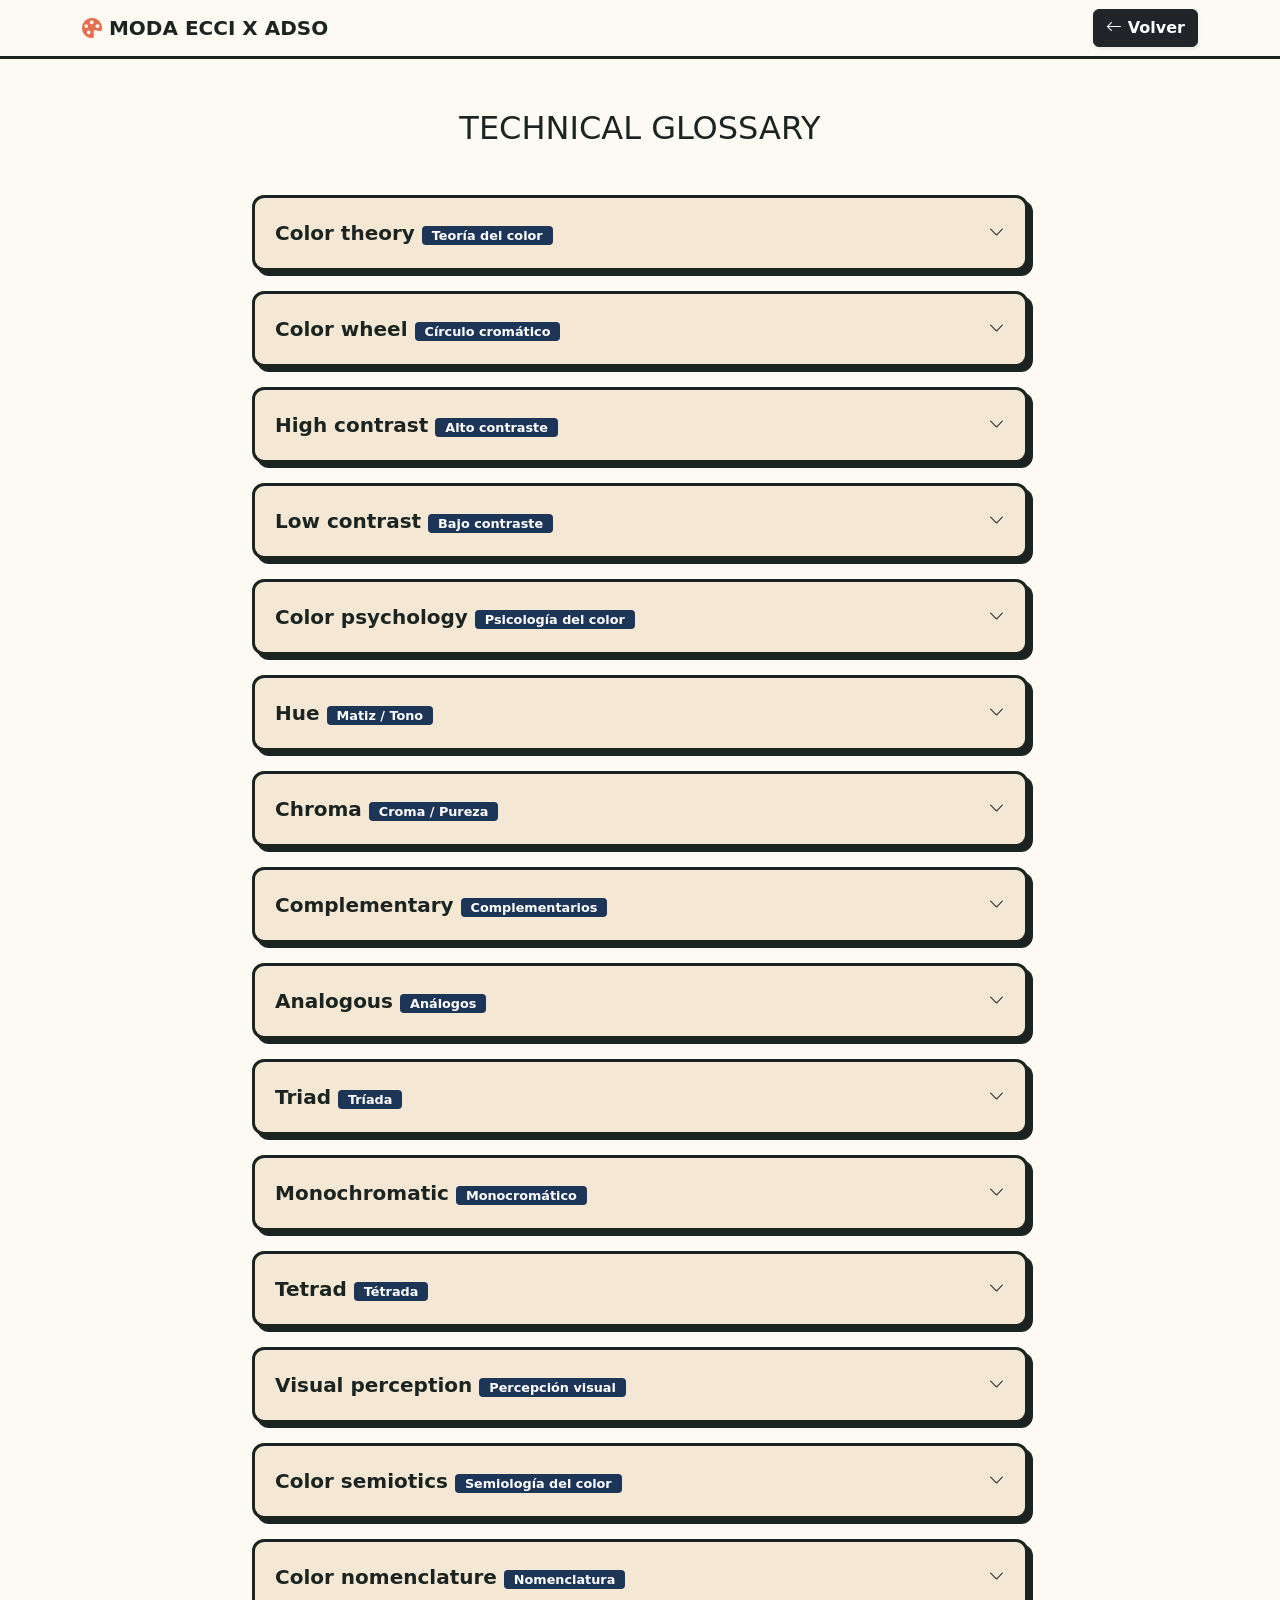
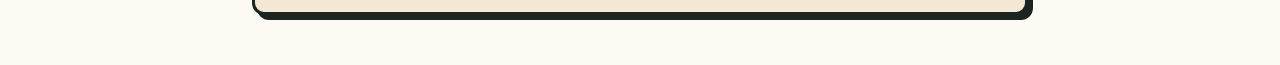
<file: Glossary.html>
<!DOCTYPE html>
<html lang="es">
<head>
    <meta charset="UTF-8">
    <meta name="viewport" content="width=device-width, initial-scale=1.0">
    <title>Technical Glossary | MODA ECCI x ADSO</title>
    <link href="https://cdn.jsdelivr.net/npm/bootstrap@5.3.2/dist/css/bootstrap.min.css" rel="stylesheet">
    <link rel="stylesheet" href="https://cdn.jsdelivr.net/npm/bootstrap-icons@1.11.1/font/bootstrap-icons.css">
    
    <style>
        :root {
            --vintage-bg: #fdfaf4;
            --vintage-card-bg: #f4e7d3;
            --vintage-dark: #1b2421;
            --vintage-orange: #e76f51;
            --vintage-blue: #1d3557;
        }

        body { background-color: var(--vintage-bg); color: var(--vintage-dark); font-family: 'Segoe UI', system-ui, sans-serif; }
        .navbar-glass { background-color: var(--vintage-bg); border-bottom: 3px solid var(--vintage-dark); }
        .navbar-brand { font-weight: 800; color: var(--vintage-dark) !important; text-transform: uppercase; }
        
        .glossary-container { max-width: 800px; margin: 50px auto; }
        .card-glass { background-color: var(--vintage-card-bg); border: 3px solid var(--vintage-dark) !important; border-radius: 12px; box-shadow: 5px 5px 0px var(--vintage-dark); margin-bottom: 20px; transition: transform 0.2s; cursor: pointer; }
        .card-glass:hover { transform: translate(-2px, -2px); box-shadow: 7px 7px 0px var(--vintage-dark); }
        
        .term-header { padding: 20px; display: flex; justify-content: space-between; align-items: center; }
        .term-definition { display: none; padding: 0 20px 20px 20px; font-weight: 600; color: var(--vintage-dark); border-top: 2px solid var(--vintage-dark); padding-top: 15px; }
        .badge-trans { background: var(--vintage-blue); color: #fff; padding: 2px 10px; border-radius: 4px; font-size: 0.8rem; }
        
        .card-glass.active .term-definition { display: block; }
        .card-glass.active i { transform: rotate(180deg); }
    </style>
</head>
<body>

    <nav class="navbar navbar-expand-lg navbar-dark navbar-glass sticky-top">
        <div class="container">
            <a class="navbar-brand" href="index.html"><i class="bi bi-palette-fill" style="color: var(--vintage-orange);"></i> MODA ECCI x ADSO</a>
            <a href="index.html" class="btn btn-dark fw-bold shadow-sm"><i class="bi bi-arrow-left"></i> Volver</a>
        </div>
    </nav>

    <div class="container glossary-container">
        <h2 class="fw-black text-uppercase text-center mb-5">Technical Glossary</h2>
        
        <!-- 15 Términos -->
        <script>
            const terms = [
                {t: "Color theory", tr: "Teoría del color", d: "Reglas y lineamientos científicos y artísticos que rigen la mezcla de colores."},
                {t: "Color wheel", tr: "Círculo cromático", d: "Representación circular que organiza los colores para facilitar el estudio de sus armonías."},
                {t: "High contrast", tr: "Alto contraste", d: "Relación de color opuesta que inyecta energía y garantiza accesibilidad visual."},
                {t: "Low contrast", tr: "Bajo contraste", d: "Combinación sutil basada en matices cercanos; evoca suavidad y armonía."},
                {t: "Color psychology", tr: "Psicología del color", d: "Estudio de cómo la luz provoca respuestas emocionales en los usuarios."},
                {t: "Hue", tr: "Matiz / Tono", d: "Propiedad pura del color que permite diferenciar una longitud de onda de otra."},
                {t: "Chroma", tr: "Croma / Pureza", d: "Atributo que determina la intensidad o saturación de un color."},
                {t: "Complementary", tr: "Complementarios", d: "Colores ubicados en extremos opuestos del círculo cromático."},
                {t: "Analogous", tr: "Análogos", d: "Colores vecinos en el círculo que conviven sin generar tensión visual."},
                {t: "Triad", tr: "Tríada", d: "Combinación de tres colores espaciados simétricamente en triángulo."},
                {t: "Monochromatic", tr: "Monocromático", d: "Uso de un solo color base variando su luminosidad y oscuridad."},
                {t: "Tetrad", tr: "Tétrada", d: "Coordinación de cuatro colores distribuidos simétricamente en pares."},
                {t: "Visual perception", tr: "Percepción visual", d: "Capacidad cognitiva para interpretar estímulos lumínicos."},
                {t: "Color semiotics", tr: "Semiología del color", d: "El color interpretado como un sistema de signos culturales."},
                {t: "Color nomenclature", tr: "Nomenclatura", d: "Sistemas estructurados para catalogar y replicar tonos exactos."}
            ];

            terms.forEach(item => {
                document.write(`
                    <div class="card-glass" onclick="this.classList.toggle('active')">
                        <div class="term-header">
                            <span class="fw-bold fs-5">${item.t} <span class="badge-trans">${item.tr}</span></span>
                            <i class="bi bi-chevron-down"></i>
                        </div>
                        <div class="term-definition">${item.d}</div>
                    </div>
                `);
            });
        </script>
    </div>

    <script src="https://cdn.jsdelivr.net/npm/bootstrap@5.3.2/dist/js/bootstrap.bundle.min.js"></script>
</body>
</html>
</file>
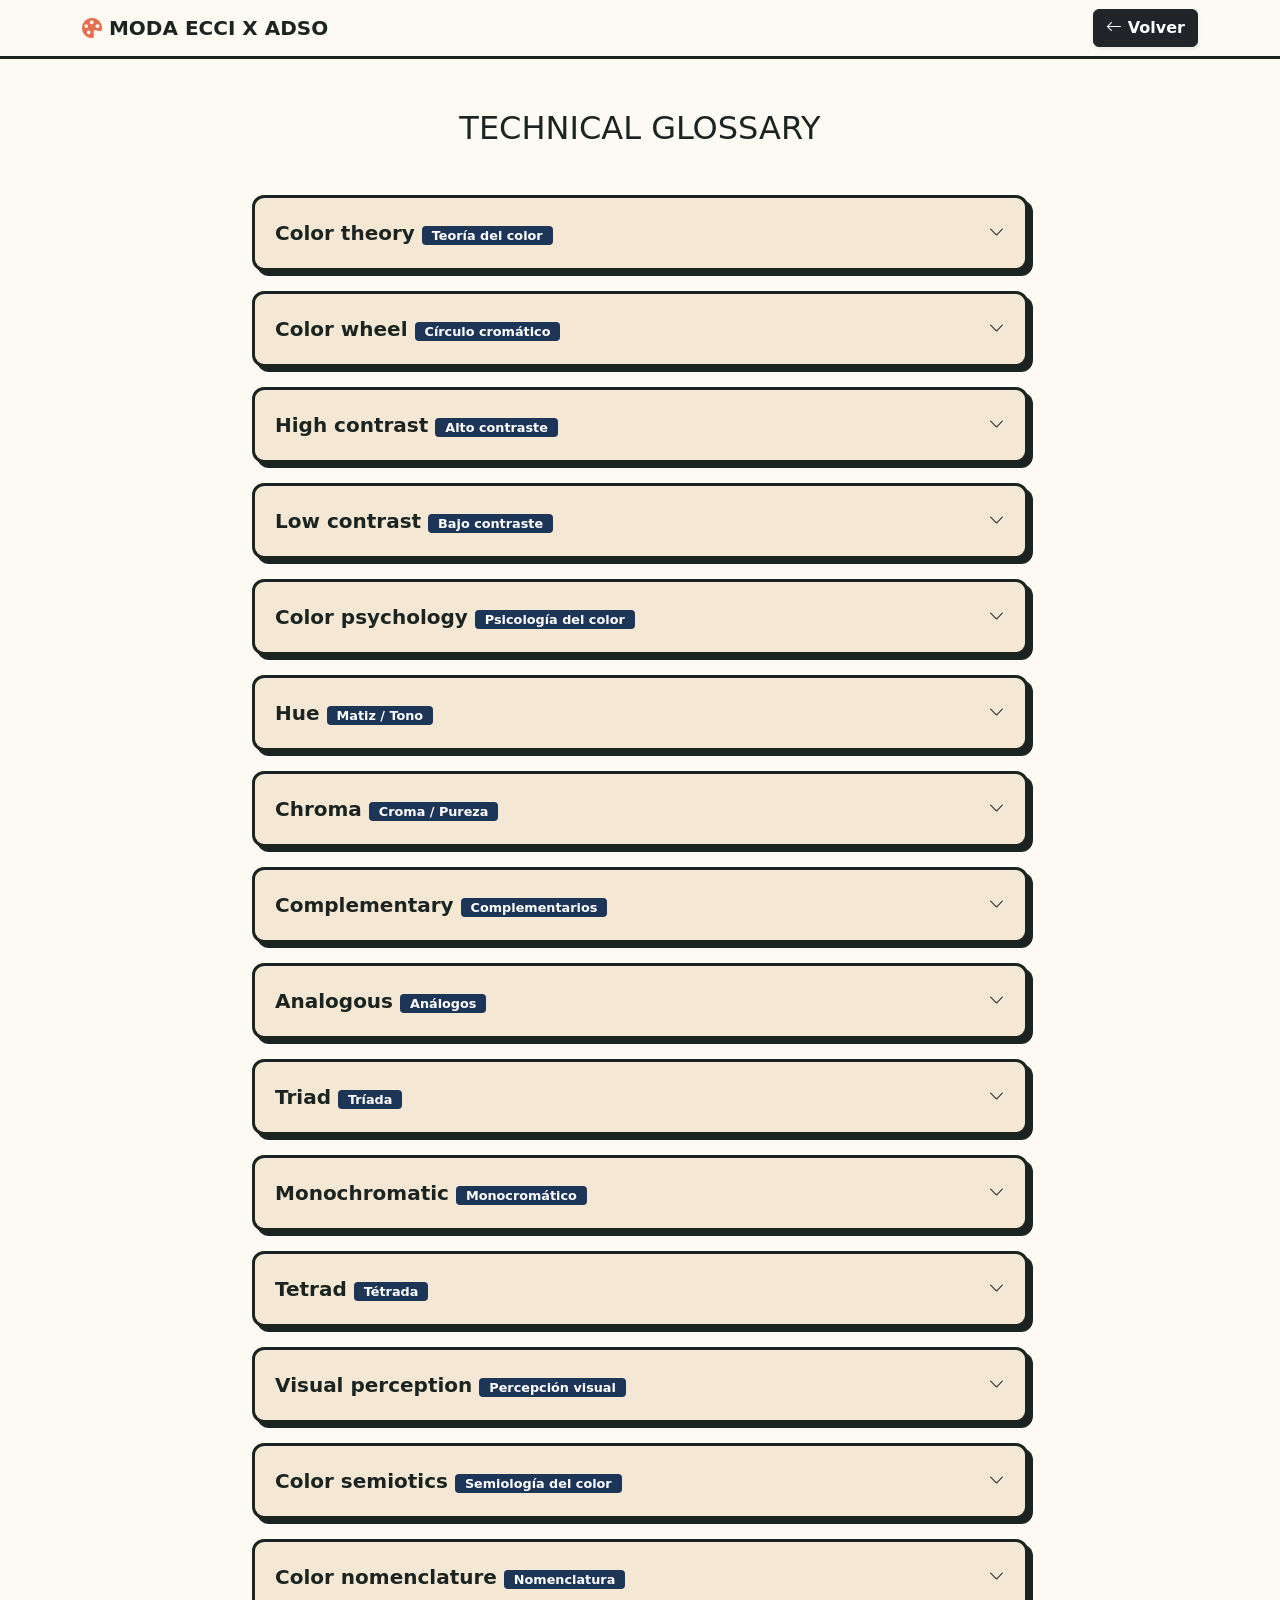
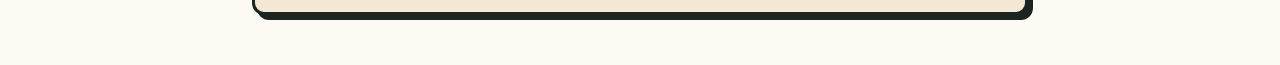
<file: glossary.html>
<!DOCTYPE html>
<html lang="es">
<head>
    <meta charset="UTF-8">
    <meta name="viewport" content="width=device-width, initial-scale=1.0">
    <title>Technical Glossary | MODA ECCI x ADSO</title>
    <link href="https://cdn.jsdelivr.net/npm/bootstrap@5.3.2/dist/css/bootstrap.min.css" rel="stylesheet">
    <link rel="stylesheet" href="https://cdn.jsdelivr.net/npm/bootstrap-icons@1.11.1/font/bootstrap-icons.css">
    
    <style>
        :root {
            --vintage-bg: #fdfaf4;
            --vintage-card-bg: #f4e7d3;
            --vintage-dark: #1b2421;
            --vintage-orange: #e76f51;
            --vintage-blue: #1d3557;
        }

        body { background-color: var(--vintage-bg); color: var(--vintage-dark); font-family: 'Segoe UI', system-ui, sans-serif; }
        .navbar-glass { background-color: var(--vintage-bg); border-bottom: 3px solid var(--vintage-dark); }
        .navbar-brand { font-weight: 800; color: var(--vintage-dark) !important; text-transform: uppercase; }
        
        .glossary-container { max-width: 800px; margin: 50px auto; }
        .card-glass { background-color: var(--vintage-card-bg); border: 3px solid var(--vintage-dark) !important; border-radius: 12px; box-shadow: 5px 5px 0px var(--vintage-dark); margin-bottom: 20px; transition: transform 0.2s; cursor: pointer; }
        .card-glass:hover { transform: translate(-2px, -2px); box-shadow: 7px 7px 0px var(--vintage-dark); }
        
        .term-header { padding: 20px; display: flex; justify-content: space-between; align-items: center; }
        .term-definition { display: none; padding: 0 20px 20px 20px; font-weight: 600; color: var(--vintage-dark); border-top: 2px solid var(--vintage-dark); padding-top: 15px; }
        .badge-trans { background: var(--vintage-blue); color: #fff; padding: 2px 10px; border-radius: 4px; font-size: 0.8rem; }
        
        .card-glass.active .term-definition { display: block; }
        .card-glass.active i { transform: rotate(180deg); }
    </style>
</head>
<body>

    <nav class="navbar navbar-expand-lg navbar-dark navbar-glass sticky-top">
        <div class="container">
            <a class="navbar-brand" href="index.html"><i class="bi bi-palette-fill" style="color: var(--vintage-orange);"></i> MODA ECCI x ADSO</a>
            <a href="index.html" class="btn btn-dark fw-bold shadow-sm"><i class="bi bi-arrow-left"></i> Volver</a>
        </div>
    </nav>

    <div class="container glossary-container">
        <h2 class="fw-black text-uppercase text-center mb-5">Technical Glossary</h2>
        
        <!-- Contenedor donde se insertarán los términos -->
        <div id="glossary-list"></div>
    </div>

    <script src="https://cdn.jsdelivr.net/npm/bootstrap@5.3.2/dist/js/bootstrap.bundle.min.js"></script>
    <script>
        document.addEventListener("DOMContentLoaded", () => {
            const terms = [
                {t: "Color theory", tr: "Teoría del color", d: "Reglas y lineamientos científicos y artísticos que rigen la mezcla de colores."},
                {t: "Color wheel", tr: "Círculo cromático", d: "Representación circular que organiza los colores para facilitar el estudio de sus armonías."},
                {t: "High contrast", tr: "Alto contraste", d: "Relación de color opuesta que inyecta energía y garantiza accesibilidad visual."},
                {t: "Low contrast", tr: "Bajo contraste", d: "Combinación sutil basada en matices cercanos; evoca suavidad y armonía."},
                {t: "Color psychology", tr: "Psicología del color", d: "Estudio de cómo la luz provoca respuestas emocionales en los usuarios."},
                {t: "Hue", tr: "Matiz / Tono", d: "Propiedad pura del color que permite diferenciar una longitud de onda de otra."},
                {t: "Chroma", tr: "Croma / Pureza", d: "Atributo que determina la intensidad o saturación de un color."},
                {t: "Complementary", tr: "Complementarios", d: "Colores ubicados en extremos opuestos del círculo cromático."},
                {t: "Analogous", tr: "Análogos", d: "Colores vecinos en el círculo que conviven sin generar tensión visual."},
                {t: "Triad", tr: "Tríada", d: "Combinación de tres colores espaciados simétricamente en triángulo."},
                {t: "Monochromatic", tr: "Monocromático", d: "Uso de un solo color base variando su luminosidad y oscuridad."},
                {t: "Tetrad", tr: "Tétrada", d: "Coordinación de cuatro colores distribuidos simétricamente en pares."},
                {t: "Visual perception", tr: "Percepción visual", d: "Capacidad cognitiva para interpretar estímulos lumínicos."},
                {t: "Color semiotics", tr: "Semiología del color", d: "El color interpretado como un sistema de signos culturales."},
                {t: "Color nomenclature", tr: "Nomenclatura", d: "Sistemas estructurados para catalogar y replicar tonos exactos."}
            ];

            const list = document.getElementById('glossary-list');
            terms.forEach(item => {
                const card = document.createElement('div');
                card.className = 'card-glass';
                card.onclick = function() { this.classList.toggle('active'); };
                card.innerHTML = `
                    <div class="term-header">
                        <span class="fw-bold fs-5">${item.t} <span class="badge-trans">${item.tr}</span></span>
                        <i class="bi bi-chevron-down"></i>
                    </div>
                    <div class="term-definition">${item.d}</div>
                `;
                list.appendChild(card);
            });
        });
    </script>
</body>
</html>
</file>
